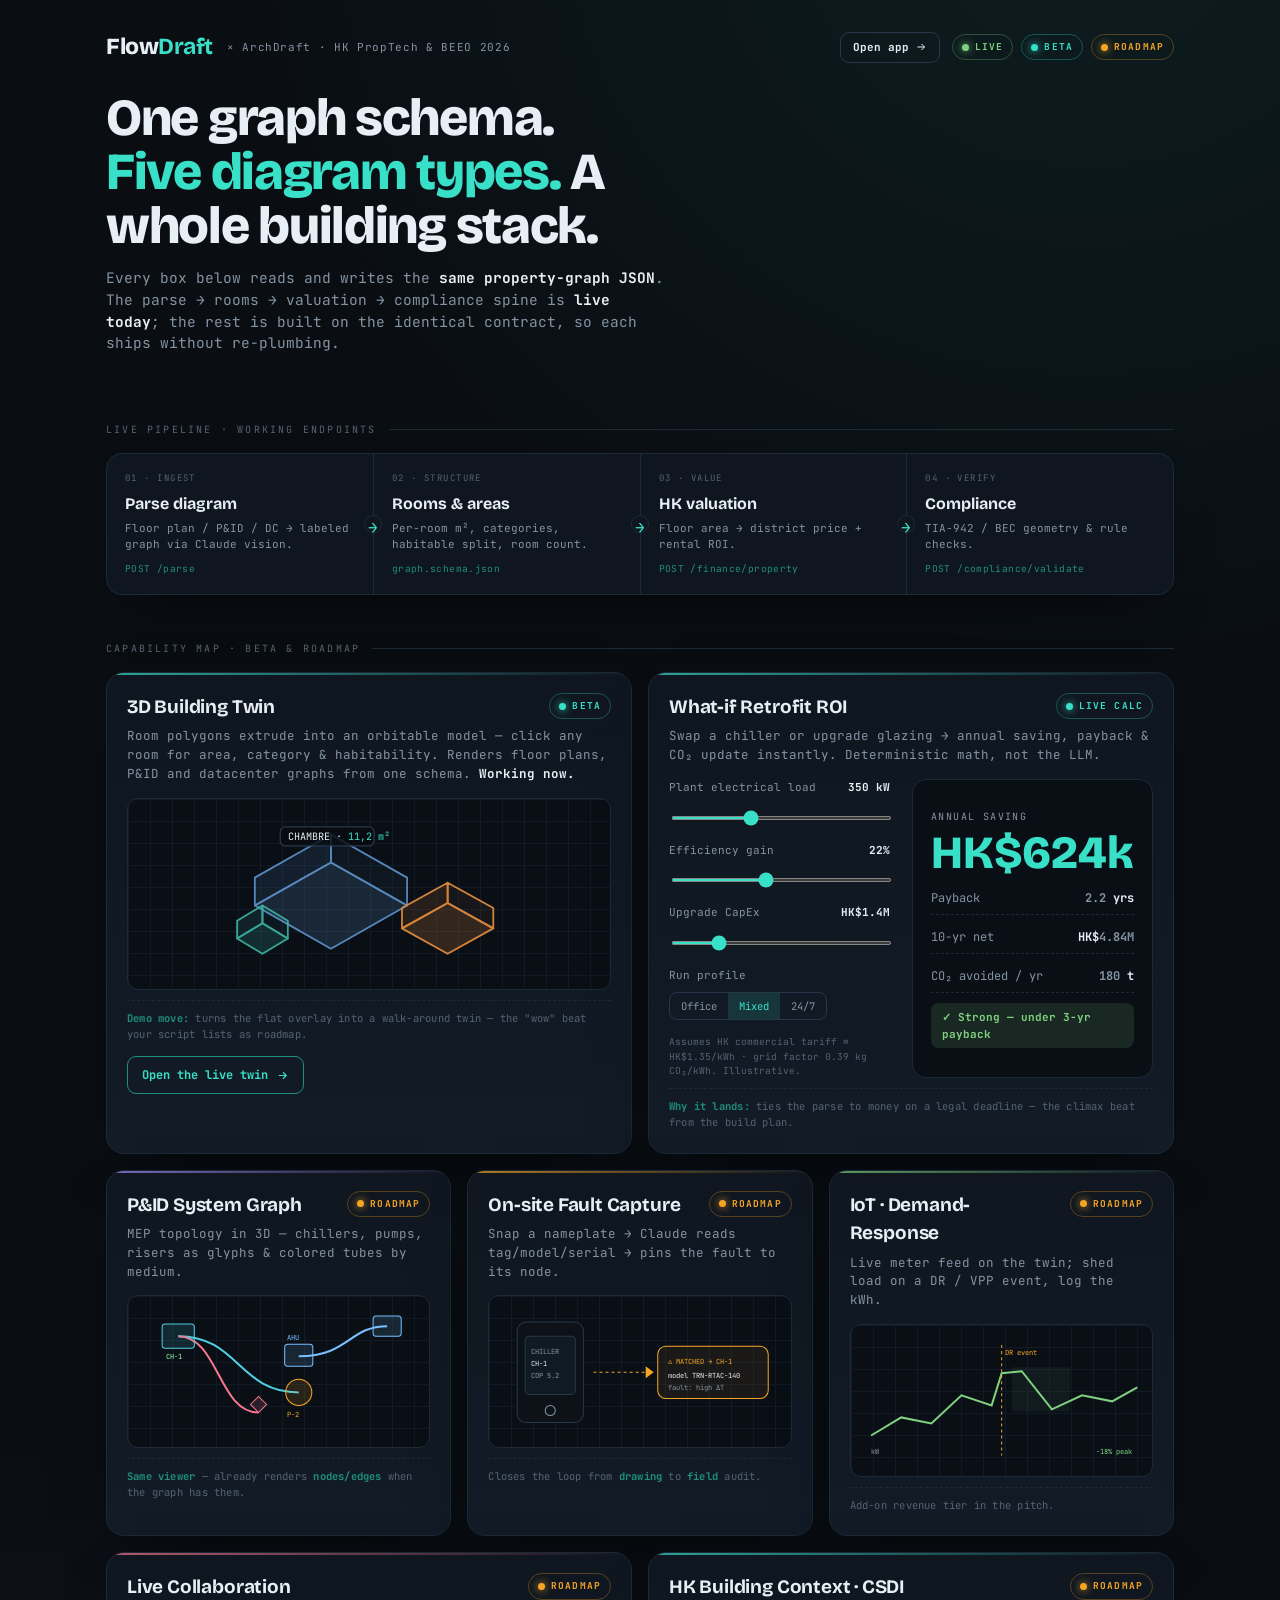
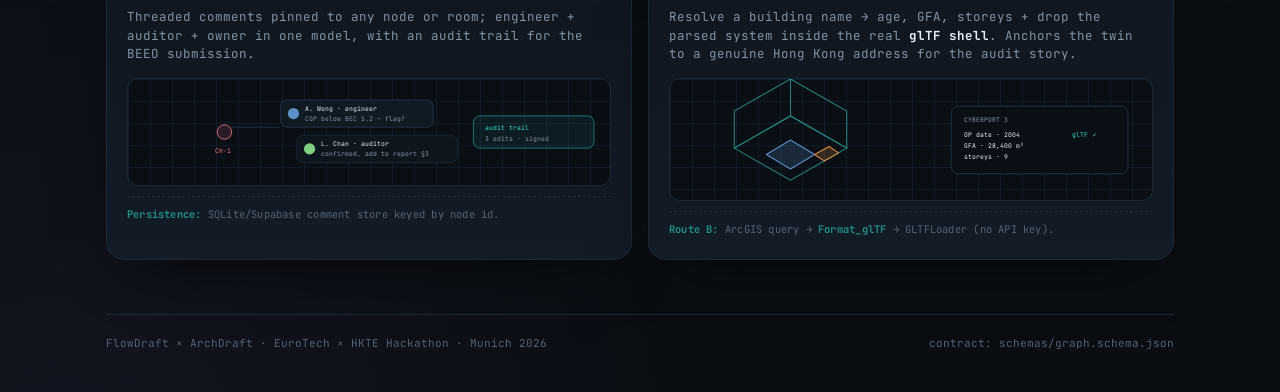
<file: static/roadmap.html>
<!doctype html>
<html lang="en">
<head>
<meta charset="utf-8"/>
<meta name="viewport" content="width=device-width, initial-scale=1"/>
<title>FlowDraft · Capability Map</title>
<link rel="preconnect" href="https://fonts.googleapis.com"><link rel="preconnect" href="https://fonts.gstatic.com" crossorigin>
<link href="https://fonts.googleapis.com/css2?family=Bricolage+Grotesque:opsz,wght@12..96,500;12..96,700;12..96,800&family=JetBrains+Mono:wght@400;500;700&display=swap" rel="stylesheet">
<style>
  :root{
    --bg:#0a0e13; --bg2:#0d141c; --panel:#0f161f; --panel2:#121b26;
    --edge:#1c2a38; --edge2:#27384a; --ink:#e7eef5; --muted:#8493a3; --faint:#566372;
    --cyan:#39e0c8; --cyan-d:#1f8f80; --amber:#f5a524; --violet:#a78bfa; --pink:#f7768e; --green:#7fd17f;
    --grid:#101b27; --shadow:0 24px 60px -28px rgba(0,0,0,.8);
  }
  *{box-sizing:border-box}
  html{scroll-behavior:smooth}
  body{margin:0;background:var(--bg);color:var(--ink);font-family:"JetBrains Mono",ui-monospace,monospace;-webkit-font-smoothing:antialiased;line-height:1.5;
    background-image:
      radial-gradient(120% 70% at 85% -5%, rgba(57,224,200,.07), transparent 55%),
      radial-gradient(90% 60% at 5% 105%, rgba(167,139,250,.06), transparent 55%);}
  .wrap{max-width:1120px;margin:0 auto;padding:0 26px}
  a{color:inherit}
  .mono{font-family:"JetBrains Mono",monospace}
  .disp{font-family:"Bricolage Grotesque"}

  /* header */
  header{padding:30px 0 14px}
  .top{display:flex;align-items:center;gap:14px;flex-wrap:wrap}
  .mark{font-family:"Bricolage Grotesque";font-weight:800;font-size:23px;letter-spacing:-.02em}
  .mark b{color:var(--cyan)}
  .top .tag{font-size:11px;color:var(--muted);letter-spacing:.06em}
  .topright{margin-left:auto;display:flex;align-items:center;gap:12px;flex-wrap:wrap}
  .applink{display:inline-flex;align-items:center;gap:6px;font-size:11px;font-weight:700;color:var(--ink);text-decoration:none;border:1px solid var(--edge2);padding:6px 12px;border-radius:9px;transition:.18s}
  .applink:hover{border-color:var(--cyan-d);color:var(--cyan)}
  .applink svg{width:12px;height:12px;stroke:currentColor;fill:none;stroke-width:2}
  .pills{display:flex;gap:8px;flex-wrap:wrap}
  .pill{display:inline-flex;align-items:center;gap:6px;font-size:9.5px;letter-spacing:.12em;text-transform:uppercase;font-weight:700;
    padding:5px 9px;border-radius:20px;border:1px solid var(--edge2)}
  .pill .dot{width:7px;height:7px;border-radius:50%}
  .pill.live{color:var(--green);border-color:rgba(127,209,127,.3)} .pill.live .dot{background:var(--green);box-shadow:0 0 8px var(--green)}
  .pill.beta{color:var(--cyan);border-color:rgba(57,224,200,.3)} .pill.beta .dot{background:var(--cyan);box-shadow:0 0 8px var(--cyan)}
  .pill.road{color:var(--amber);border-color:rgba(245,165,36,.3)} .pill.road .dot{background:var(--amber);box-shadow:0 0 8px var(--amber)}

  h1{font-family:"Bricolage Grotesque";font-weight:800;font-size:clamp(30px,5vw,52px);line-height:1.04;letter-spacing:-.025em;margin:26px 0 12px;max-width:18ch}
  h1 .hl{color:var(--cyan)}
  .lede{color:var(--muted);font-size:14.5px;max-width:62ch;margin-bottom:8px}
  .lede b{color:var(--ink)}

  /* live pipeline strip */
  .section-k{font-size:10px;letter-spacing:.22em;text-transform:uppercase;color:var(--faint);margin:46px 0 16px;display:flex;align-items:center;gap:12px}
  .section-k::after{content:"";flex:1;height:1px;background:var(--edge)}
  .pipe{display:flex;align-items:stretch;gap:0;flex-wrap:wrap;border:1px solid var(--edge);border-radius:16px;overflow:hidden;background:var(--panel);box-shadow:var(--shadow)}
  .step{flex:1 1 0;min-width:150px;padding:18px 18px;position:relative;border-right:1px solid var(--edge)}
  .step:last-child{border-right:0}
  .step .n{font-size:9px;color:var(--faint);letter-spacing:.16em}
  .step .t{font-family:"Bricolage Grotesque";font-weight:700;font-size:16px;margin:6px 0 4px}
  .step .d{font-size:11px;color:var(--muted)}
  .step .ep{font-size:9.5px;color:var(--cyan-d);margin-top:9px;letter-spacing:.04em}
  .step .arrow{position:absolute;right:-9px;top:50%;transform:translateY(-50%);z-index:2;width:18px;height:18px;
    background:var(--panel);border:1px solid var(--edge);border-radius:50%;display:grid;place-items:center;color:var(--cyan)}
  @media(max-width:760px){.step .arrow{display:none}}

  /* cards grid */
  .grid{display:grid;grid-template-columns:repeat(12,1fr);gap:16px}
  .card{grid-column:span 6;background:linear-gradient(180deg,var(--panel),var(--panel2));border:1px solid var(--edge);border-radius:18px;
    padding:20px 20px 22px;position:relative;overflow:hidden;transition:border-color .25s, transform .25s;box-shadow:var(--shadow)}
  .card:hover{border-color:var(--edge2);transform:translateY(-2px)}
  .card.wide{grid-column:span 12}
  .card.third{grid-column:span 4}
  @media(max-width:860px){.card,.card.third{grid-column:span 12}}
  .card::before{content:"";position:absolute;inset:0 0 auto 0;height:2px;opacity:.7}
  .card[data-accent="cyan"]::before{background:linear-gradient(90deg,var(--cyan),transparent)}
  .card[data-accent="amber"]::before{background:linear-gradient(90deg,var(--amber),transparent)}
  .card[data-accent="violet"]::before{background:linear-gradient(90deg,var(--violet),transparent)}
  .card[data-accent="pink"]::before{background:linear-gradient(90deg,var(--pink),transparent)}
  .card[data-accent="green"]::before{background:linear-gradient(90deg,var(--green),transparent)}
  .chead{display:flex;align-items:flex-start;gap:12px;margin-bottom:6px}
  .ctitle{font-family:"Bricolage Grotesque";font-weight:700;font-size:19px;letter-spacing:-.01em}
  .chead .pill{margin-left:auto;flex:0 0 auto}
  .cdesc{font-size:12.5px;color:var(--muted);min-height:38px}
  .cdesc b{color:var(--ink)}
  .why{font-size:10.5px;color:var(--faint);margin-top:10px;padding-top:10px;border-top:1px dashed var(--edge);letter-spacing:.02em}
  .why b{color:var(--cyan-d)}

  /* mini SVG mock frame */
  .mock{margin:14px 0 4px;border:1px solid var(--edge);border-radius:11px;background:#0a0f16;
    background-image:linear-gradient(var(--grid) 1px,transparent 1px),linear-gradient(90deg,var(--grid) 1px,transparent 1px);
    background-size:22px 22px;overflow:hidden}
  .mock svg{display:block;width:100%;height:auto}

  /* ROI calculator */
  .roi{display:grid;grid-template-columns:1.1fr 1fr;gap:22px;margin-top:14px}
  @media(max-width:760px){.roi{grid-template-columns:1fr}}
  .ctl{margin-bottom:15px}
  .ctl label{display:flex;justify-content:space-between;font-size:11px;color:var(--muted);margin-bottom:7px}
  .ctl label b{color:var(--ink);font-weight:700}
  .ctl input[type=range]{width:100%;accent-color:var(--cyan);height:4px}
  .seg{display:inline-flex;border:1px solid var(--edge2);border-radius:8px;overflow:hidden;margin-top:2px}
  .seg button{background:transparent;border:0;color:var(--muted);font-family:inherit;font-size:10.5px;padding:6px 11px;cursor:pointer}
  .seg button.on{background:rgba(57,224,200,.14);color:var(--cyan)}
  .out{background:#0a0f16;border:1px solid var(--edge);border-radius:14px;padding:18px;display:flex;flex-direction:column;justify-content:center;gap:6px}
  .out .big{font-family:"Bricolage Grotesque";font-weight:800;font-size:46px;line-height:1;color:var(--cyan)}
  .out .big.amber{color:var(--amber)}
  .out .k{font-size:10px;letter-spacing:.14em;text-transform:uppercase;color:var(--muted)}
  .out .line{display:flex;justify-content:space-between;font-size:12px;color:var(--ink);padding:7px 0;border-bottom:1px dashed var(--edge)}
  .out .line:last-child{border-bottom:0}
  .out .line span:first-child{color:var(--muted)}
  .verdict{display:inline-flex;align-items:center;gap:7px;font-size:11px;font-weight:700;padding:6px 11px;border-radius:8px;margin-top:4px;align-self:flex-start}
  .verdict.good{background:rgba(127,209,127,.13);color:var(--green)}
  .verdict.ok{background:rgba(245,165,36,.13);color:var(--amber)}
  .assume{font-size:9.5px;color:var(--faint);margin-top:8px}

  .cta{display:inline-flex;align-items:center;gap:8px;margin-top:14px;font-size:12px;font-weight:700;color:var(--cyan);
    border:1px solid var(--cyan-d);padding:9px 14px;border-radius:9px;text-decoration:none;transition:.18s}
  .cta:hover{background:rgba(57,224,200,.1)}
  .cta svg{width:13px;height:13px;stroke:currentColor;fill:none;stroke-width:2}

  footer{margin:54px 0 40px;padding-top:20px;border-top:1px solid var(--edge);color:var(--faint);font-size:11px;display:flex;justify-content:space-between;flex-wrap:wrap;gap:10px}

  /* entrance */
  .reveal{opacity:0;transform:translateY(14px);animation:rise .6s cubic-bezier(.2,.8,.25,1) forwards}
  @keyframes rise{to{opacity:1;transform:none}}
</style>
</head>
<body>
<div class="wrap">

  <header>
    <div class="top reveal" style="animation-delay:.02s">
      <span class="mark">Flow<b>Draft</b></span>
      <span class="tag">× ArchDraft · HK PropTech &amp; BEEO 2026</span>
      <div class="topright">
        <a class="applink" href="/">Open app <svg viewBox="0 0 24 24"><path d="M5 12h14M13 6l6 6-6 6"/></svg></a>
        <div class="pills">
          <span class="pill live"><span class="dot"></span>Live</span>
          <span class="pill beta"><span class="dot"></span>Beta</span>
          <span class="pill road"><span class="dot"></span>Roadmap</span>
        </div>
      </div>
    </div>
    <h1 class="reveal" style="animation-delay:.08s">One graph schema.<br><span class="hl">Five diagram types.</span> A whole building stack.</h1>
    <p class="lede reveal" style="animation-delay:.14s">Every box below reads and writes the <b>same property-graph JSON</b>. The parse → rooms → valuation → compliance spine is <b>live today</b>; the rest is built on the identical contract, so each ships without re-plumbing.</p>
  </header>

  <!-- LIVE PIPELINE -->
  <div class="section-k reveal" style="animation-delay:.18s">Live pipeline · working endpoints</div>
  <div class="pipe reveal" style="animation-delay:.2s">
    <div class="step"><div class="n">01 · INGEST</div><div class="t">Parse diagram</div><div class="d">Floor plan / P&amp;ID / DC → labeled graph via Claude vision.</div><div class="ep">POST /parse</div><div class="arrow">→</div></div>
    <div class="step"><div class="n">02 · STRUCTURE</div><div class="t">Rooms &amp; areas</div><div class="d">Per-room m², categories, habitable split, room count.</div><div class="ep">graph.schema.json</div><div class="arrow">→</div></div>
    <div class="step"><div class="n">03 · VALUE</div><div class="t">HK valuation</div><div class="d">Floor area → district price + rental ROI.</div><div class="ep">POST /finance/property</div><div class="arrow">→</div></div>
    <div class="step"><div class="n">04 · VERIFY</div><div class="t">Compliance</div><div class="d">TIA-942 / BEC geometry &amp; rule checks.</div><div class="ep">POST /compliance/validate</div></div>
  </div>

  <!-- ROADMAP / MOCKUPS -->
  <div class="section-k reveal">Capability map · beta &amp; roadmap</div>
  <div class="grid">

    <!-- 3D twin (beta, real) -->
    <div class="card reveal" data-accent="cyan">
      <div class="chead"><div class="ctitle">3D Building Twin</div><span class="pill beta"><span class="dot"></span>Beta</span></div>
      <div class="cdesc">Room polygons extrude into an orbitable model — click any room for area, category &amp; habitability. Renders floor plans, P&amp;ID and datacenter graphs from one schema. <b>Working now.</b></div>
      <div class="mock"><svg viewBox="0 0 380 150" xmlns="http://www.w3.org/2000/svg">
        <g transform="translate(190,84)" stroke-width="1.4" stroke-linejoin="round">
          <!-- iso slabs -->
          <g opacity=".95">
            <path d="M-90 0 L-30 -34 L30 0 L-30 34 Z" fill="#5b8fc733" stroke="#5b8fc7"/>
            <path d="M-90 0 L-90 -22 L-30 -56 L-30 -34 Z" fill="#5b8fc722" stroke="#5b8fc7"/>
            <path d="M30 0 L30 -22 L-30 -56 L-30 -34 Z" fill="#5b8fc711" stroke="#5b8fc7"/>
          </g>
          <g opacity=".95" transform="translate(70,18)">
            <path d="M-44 0 L-8 -20 L28 0 L-8 20 Z" fill="#e08a3c33" stroke="#e08a3c"/>
            <path d="M-44 0 L-44 -16 L-8 -36 L-8 -20 Z" fill="#e08a3c22" stroke="#e08a3c"/>
            <path d="M28 0 L28 -16 L-8 -36 L-8 -20 Z" fill="#e08a3c11" stroke="#e08a3c"/>
          </g>
          <g opacity=".9" transform="translate(-78,26)">
            <path d="M-26 0 L-6 -12 L14 0 L-6 12 Z" fill="#3fb6a633" stroke="#3fb6a6"/>
            <path d="M-26 0 L-26 -14 L-6 -26 L-6 -12 Z" fill="#3fb6a622" stroke="#3fb6a6"/>
            <path d="M14 0 L14 -14 L-6 -26 L-6 -12 Z" fill="#3fb6a611" stroke="#3fb6a6"/>
          </g>
        </g>
        <g font-family="JetBrains Mono" font-size="8" fill="#e7eef5">
          <rect x="120" y="22" width="74" height="15" rx="4" fill="#080c11cc" stroke="#26384a"/><text x="126" y="32">CHAMBRE · <tspan fill="#39e0c8">11,2 m²</tspan></text>
        </g>
      </svg></div>
      <div class="why"><b>Demo move:</b> turns the flat overlay into a walk-around twin — the "wow" beat your script lists as roadmap.</div>
      <a class="cta" href="./twin.html">Open the live twin <svg viewBox="0 0 24 24"><path d="M5 12h14M13 6l6 6-6 6"/></svg></a>
    </div>

    <!-- What-if ROI (interactive) -->
    <div class="card reveal" data-accent="cyan" id="roi-card">
      <div class="chead"><div class="ctitle">What-if Retrofit ROI</div><span class="pill beta"><span class="dot"></span>Live calc</span></div>
      <div class="cdesc">Swap a chiller or upgrade glazing → annual saving, payback &amp; CO₂ update instantly. Deterministic math, not the LLM.</div>
      <div class="roi">
        <div>
          <div class="ctl"><label>Plant electrical load <b><span id="o-load">350</span> kW</b></label><input id="r-load" type="range" min="50" max="900" step="10" value="350"></div>
          <div class="ctl"><label>Efficiency gain <b><span id="o-eff">22</span>%</b></label><input id="r-eff" type="range" min="5" max="45" step="1" value="22"></div>
          <div class="ctl"><label>Upgrade CapEx <b>HK$<span id="o-capex">1.4</span>M</b></label><input id="r-capex" type="range" min="0.3" max="6" step="0.1" value="1.4"></div>
          <div class="ctl"><label>Run profile</label><div class="seg" id="r-hours">
            <button data-h="3000">Office</button><button class="on" data-h="6000">Mixed</button><button data-h="8760">24/7</button></div></div>
          <div class="assume">Assumes HK commercial tariff ≈ HK$1.35/kWh · grid factor 0.39 kg CO₂/kWh. Illustrative.</div>
        </div>
        <div class="out">
          <div class="k">Annual saving</div><div class="big">HK$<span id="o-save">—</span></div>
          <div class="line"><span>Payback</span><b><span id="o-pay">—</span> yrs</b></div>
          <div class="line"><span>10-yr net</span><b>HK$<span id="o-net">—</span></b></div>
          <div class="line"><span>CO₂ avoided / yr</span><b><span id="o-co2">—</span> t</b></div>
          <div class="verdict good" id="o-verdict">— </div>
        </div>
      </div>
      <div class="why"><b>Why it lands:</b> ties the parse to money on a legal deadline — the climax beat from the build plan.</div>
    </div>

    <!-- P&ID system graph -->
    <div class="card reveal third" data-accent="violet">
      <div class="chead"><div class="ctitle">P&amp;ID System Graph</div><span class="pill road"><span class="dot"></span>Roadmap</span></div>
      <div class="cdesc">MEP topology in 3D — chillers, pumps, risers as glyphs &amp; colored tubes by medium.</div>
      <div class="mock"><svg viewBox="0 0 300 150" xmlns="http://www.w3.org/2000/svg" font-family="JetBrains Mono" font-size="7">
        <g stroke-width="2" fill="none">
          <path d="M50 40 C 110 40, 110 96, 170 96" stroke="#4fd0e0"/>
          <path d="M170 60 C 220 60, 220 30, 258 30" stroke="#79c0ff"/>
          <path d="M50 40 C 90 40, 90 116, 130 116" stroke="#f7768e"/>
        </g>
        <g>
          <rect x="34" y="28" width="32" height="24" rx="3" fill="#4fd0e022" stroke="#4fd0e0"/><text x="38" y="63" fill="#9fb">CH-1</text>
          <circle cx="170" cy="96" r="13" fill="#f5a52422" stroke="#f5a524"/><text x="158" y="120" fill="#f5a524">P-2</text>
          <rect x="156" y="48" width="28" height="22" rx="3" fill="#79c0ff22" stroke="#79c0ff"/><text x="158" y="44" fill="#79c0ff">AHU</text>
          <rect x="244" y="20" width="28" height="20" rx="3" fill="#79c0ff22" stroke="#79c0ff"/>
          <path d="M122 108 l8 8 8-8 -8 -8 z" fill="#f7768e22" stroke="#f7768e"/>
        </g>
      </svg></div>
      <div class="why"><b>Same viewer</b> — already renders <b>nodes/edges</b> when the graph has them.</div>
    </div>

    <!-- Fault capture -->
    <div class="card reveal third" data-accent="amber">
      <div class="chead"><div class="ctitle">On-site Fault Capture</div><span class="pill road"><span class="dot"></span>Roadmap</span></div>
      <div class="cdesc">Snap a nameplate → Claude reads tag/model/serial → pins the fault to its node.</div>
      <div class="mock"><svg viewBox="0 0 300 150" xmlns="http://www.w3.org/2000/svg" font-family="JetBrains Mono" font-size="7">
        <rect x="28" y="26" width="66" height="100" rx="9" fill="#0c1218" stroke="#27384a"/>
        <rect x="36" y="40" width="50" height="58" rx="4" fill="#101a22" stroke="#26384a"/>
        <text x="42" y="58" fill="#8493a3">CHILLER</text><text x="42" y="70" fill="#e7eef5">CH-1</text><text x="42" y="82" fill="#8493a3">COP 5.2</text>
        <circle cx="61" cy="114" r="5" fill="none" stroke="#8493a3"/>
        <path d="M104 76 h54" stroke="#f5a524" stroke-dasharray="3 3"/><path d="M156 70 l8 6 -8 6" fill="#f5a524"/>
        <rect x="168" y="50" width="110" height="52" rx="8" fill="#f5a52411" stroke="#f5a524"/>
        <text x="178" y="68" fill="#f5a524">⚠ MATCHED → CH-1</text><text x="178" y="82" fill="#e7eef5">model TRN-RTAC-140</text><text x="178" y="94" fill="#8493a3">fault: high ΔT</text>
      </svg></div>
      <div class="why">Closes the loop from <b>drawing</b> to <b>field</b> audit.</div>
    </div>

    <!-- IoT / DR -->
    <div class="card reveal third" data-accent="green">
      <div class="chead"><div class="ctitle">IoT · Demand-Response</div><span class="pill road"><span class="dot"></span>Roadmap</span></div>
      <div class="cdesc">Live meter feed on the twin; shed load on a DR / VPP event, log the kWh.</div>
      <div class="mock"><svg viewBox="0 0 300 150" xmlns="http://www.w3.org/2000/svg" font-family="JetBrains Mono" font-size="7">
        <polyline points="20,110 50,92 80,98 110,70 140,80 150,48 170,46 200,84 230,70 260,76 285,62" fill="none" stroke="#7fd17f" stroke-width="2"/>
        <line x1="150" y1="20" x2="150" y2="130" stroke="#f5a524" stroke-dasharray="3 3"/>
        <text x="153" y="30" fill="#f5a524">DR event</text>
        <rect x="160" y="42" width="58" height="44" fill="#7fd17f10"/>
        <text x="20" y="128" fill="#8493a3">kW</text><text x="244" y="128" fill="#7fd17f">−18% peak</text>
      </svg></div>
      <div class="why">Add-on revenue tier in the pitch.</div>
    </div>

    <!-- Collaboration -->
    <div class="card reveal" data-accent="pink">
      <div class="chead"><div class="ctitle">Live Collaboration</div><span class="pill road"><span class="dot"></span>Roadmap</span></div>
      <div class="cdesc">Threaded comments pinned to any node or room; engineer + auditor + owner in one model, with an audit trail for the BEEO submission.</div>
      <div class="mock"><svg viewBox="0 0 600 132" xmlns="http://www.w3.org/2000/svg" font-family="JetBrains Mono" font-size="8">
        <circle cx="120" cy="66" r="9" fill="#f7768e22" stroke="#f7768e"/><text x="108" y="92" fill="#f7768e">CH-1</text>
        <path d="M129 60 h60" stroke="#27384a"/>
        <rect x="190" y="26" width="190" height="34" rx="8" fill="#101a22" stroke="#27384a"/>
        <circle cx="206" cy="43" r="7" fill="#5b8fc7"/><text x="220" y="40" fill="#e7eef5">A. Wong · engineer</text><text x="220" y="52" fill="#8493a3">COP below BEC 5.2 — flag?</text>
        <rect x="210" y="70" width="200" height="34" rx="8" fill="#0e161d" stroke="#1c2a38"/>
        <circle cx="226" cy="87" r="7" fill="#7fd17f"/><text x="240" y="84" fill="#e7eef5">L. Chan · auditor</text><text x="240" y="96" fill="#8493a3">confirmed, add to report §3</text>
        <rect x="430" y="46" width="150" height="40" rx="8" fill="#39e0c810" stroke="#1f8f80"/><text x="444" y="64" fill="#39e0c8">audit trail</text><text x="444" y="77" fill="#8493a3">3 edits · signed</text>
      </svg></div>
      <div class="why"><b>Persistence:</b> SQLite/Supabase comment store keyed by node id.</div>
    </div>

    <!-- CSDI building context -->
    <div class="card reveal" data-accent="cyan">
      <div class="chead"><div class="ctitle">HK Building Context · CSDI</div><span class="pill road"><span class="dot"></span>Roadmap</span></div>
      <div class="cdesc">Resolve a building name → age, GFA, storeys + drop the parsed system inside the real <b>glTF shell</b>. Anchors the twin to a genuine Hong Kong address for the audit story.</div>
      <div class="mock"><svg viewBox="0 0 600 150" xmlns="http://www.w3.org/2000/svg" font-family="JetBrains Mono" font-size="8">
        <g transform="translate(150,86)" stroke="#39e0c8" stroke-width="1.3" fill="none" opacity=".55">
          <path d="M-70 0 L0 -40 L70 0 L0 40 Z"/><path d="M-70 0 L-70 -46 L0 -86 L0 -40 Z"/><path d="M70 0 L70 -46 L0 -86 L0 -40 Z"/>
        </g>
        <g transform="translate(150,86)" stroke-width="1.3" stroke-linejoin="round">
          <path d="M-30 8 L0 -10 L30 8 L0 26 Z" fill="#5b8fc733" stroke="#5b8fc7"/>
          <path d="M30 8 L48 -2 L60 6 L42 16 Z" fill="#e08a3c33" stroke="#e08a3c"/>
        </g>
        <rect x="350" y="34" width="220" height="84" rx="9" fill="#0a0f16" stroke="#27384a"/>
        <text x="366" y="54" fill="#8493a3">CYBERPORT 3</text>
        <text x="366" y="72" fill="#e7eef5">OP date · 2004</text><text x="366" y="86" fill="#e7eef5">GFA · 28,400 m²</text><text x="366" y="100" fill="#e7eef5">storeys · 9</text>
        <text x="500" y="72" fill="#39e0c8">glTF ✓</text>
      </svg></div>
      <div class="why"><b>Route B:</b> ArcGIS query → <b>Format_glTF</b> → GLTFLoader (no API key).</div>
    </div>

  </div>

  <footer>
    <span>FlowDraft × ArchDraft · EuroTech × HKTE Hackathon · Munich 2026</span>
    <span class="mono">contract: schemas/graph.schema.json</span>
  </footer>
</div>

<script>
"use strict";
(function(){
  const TARIFF=1.35, CO2=0.39;
  let hours=6000;
  const $=id=>document.getElementById(id);
  const money=v=>{ v=Math.round(v); if(Math.abs(v)>=1e6) return (v/1e6).toFixed(2)+'M'; if(Math.abs(v)>=1e3) return (v/1e3).toFixed(0)+'k'; return ''+v; };
  function calc(){
    const load=+$('r-load').value, eff=+$('r-eff').value/100, capex=+$('r-capex').value*1e6;
    $('o-load').textContent=load; $('o-eff').textContent=Math.round(eff*100); $('o-capex').textContent=(+$('r-capex').value).toFixed(1);
    const kwh = load*hours*eff;                  // kWh saved / yr
    const save = kwh*TARIFF;                      // HK$ / yr
    const pay = save>0? capex/save : 99;
    const net = save*10 - capex;
    const co2 = kwh*CO2/1000;                     // tonnes
    $('o-save').textContent=money(save);
    $('o-pay').textContent=pay.toFixed(1);
    $('o-net').textContent=money(net);
    $('o-co2').textContent=co2.toFixed(0);
    const v=$('o-verdict');
    if(pay<=3){ v.className='verdict good'; v.textContent='✓ Strong — under 3-yr payback'; }
    else if(pay<=6){ v.className='verdict ok'; v.textContent='~ Viable — '+pay.toFixed(1)+'-yr payback'; }
    else { v.className='verdict ok'; v.textContent='△ Long — '+pay.toFixed(1)+'-yr payback'; }
  }
  ['r-load','r-eff','r-capex'].forEach(id=>$(id).addEventListener('input',calc));
  $('r-hours').addEventListener('click',e=>{ const b=e.target.closest('button'); if(!b)return;
    [...e.currentTarget.children].forEach(x=>x.classList.remove('on')); b.classList.add('on'); hours=+b.dataset.h; calc(); });
  calc();

  // stagger reveal
  document.querySelectorAll('.grid .card').forEach((c,i)=>c.style.animationDelay=(0.04*i+0.05)+'s');
})();
</script>
</body>
</html>
</file>
